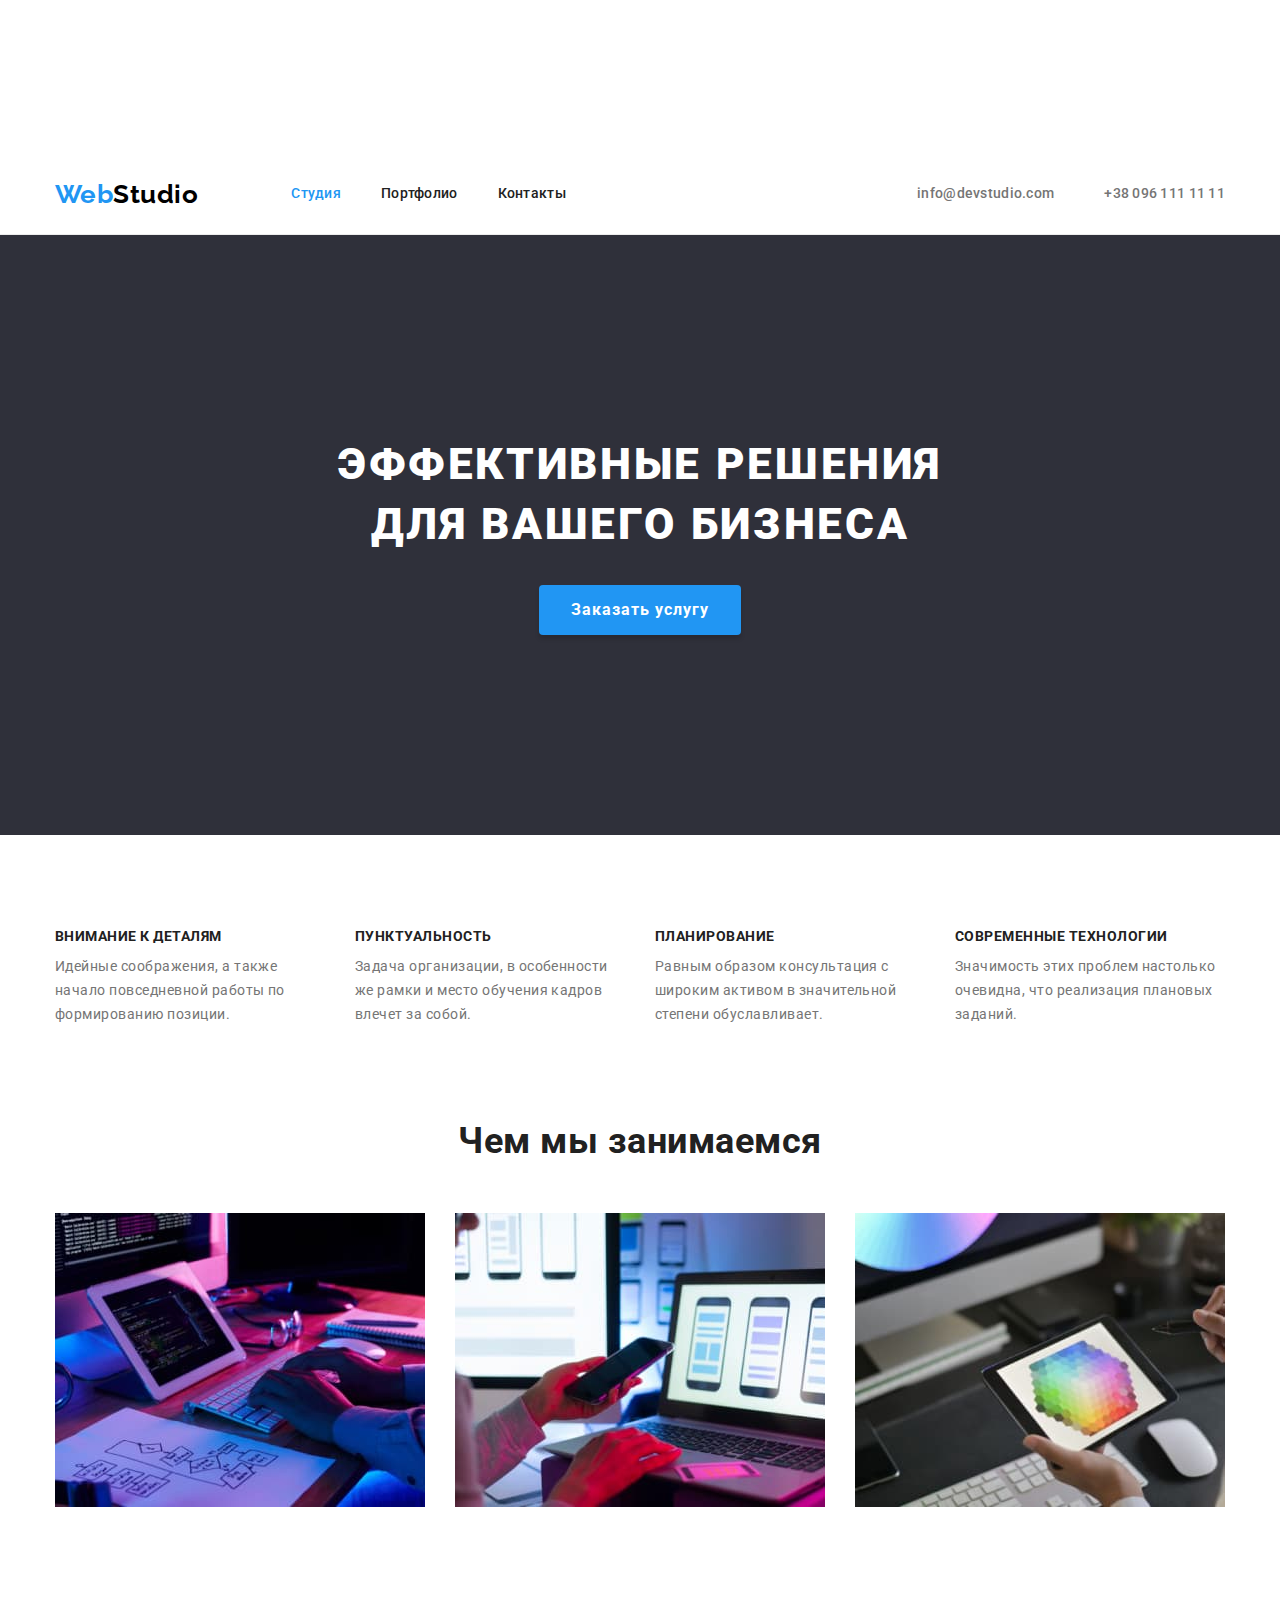
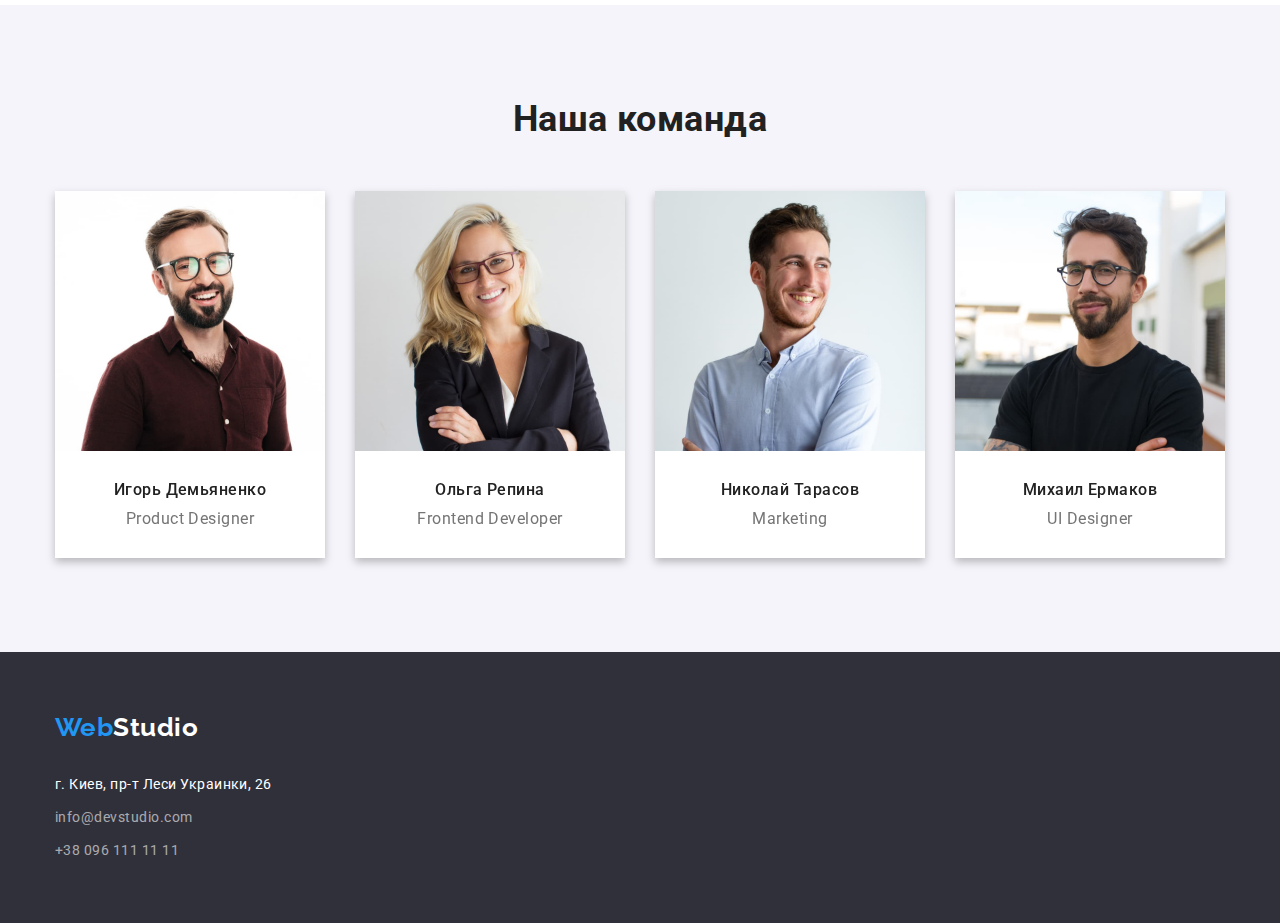
<file: index.html>
<!DOCTYPE html>
<html lang="ru">
  <head>
    <meta charset="UTF-8" />
    <meta http-equiv="X-UA-Compatible" content="IE=edge" />
    <meta name="viewport" content="width=device-width, initial-scale=1.0" />
    <title>Document</title>
    <link
      href="https://fonts.googleapis.com/css2?family=Raleway:wght@700&family=Roboto:wght@400;500;700;900&display=swap"
      rel="stylesheet"
    />
    <svg width="" height="">
      <use href=""></use>
    </svg>
    <link
      rel="stylesheet"
      href="https://cdn.jsdelivr.net/npm/modern-normalize@1.1.0/modern-normalize.min.css"
    />
    <link rel="stylesheet" href="./css/styles.css" />
  </head>
  <body>
    <header class="page-header">
      <div class="container main-nav">
        <nav class="nav-header">
          <a class="logo" href="./index.html"><span>Web</span>Studio</a>
          <ul class="nav-list">
            <li class="item"><a class="link current" href="./index.html">Студия</a></li>
            <li class="item"><a class="link" href="./portfoio.html">Портфолио</a></li>
            <li class="item"><a class="link" href="">Контакты</a></li>
          </ul>
        </nav>
        <div class="contacts-box">
          <a class="contacts" href="mailto:info@devstudio.com">info@devstudio.com</a>
          <a class="contacts" href="tel:+380961111111">+38 096 111 11 11</a>
        </div>
      </div>
    </header>
    <main>
      <section class="main">
        <div class="container main-container">
          <h1 class="main-title">Эффективные решения для вашего бизнеса</h1>
          <button class="button main-btn" type="button">Заказать услугу</button>
        </div>
      </section>
      <section class="section">
        <div class="container">
          <!-- приховати <h2>Преимущества</h2>  -->
          <h2 class="visually-hidden">Преимущества</h2>
          <ul class="features-list">
            <li class="item">
              <h3 class="features-title">Внимание к деталям</h3>
              <p class="features-text">
                Идейные соображения, а также начало повседневной работы по формированию позиции.
              </p>
            </li>
            <li class="item">
              <h3 class="features-title">Пунктуальность</h3>
              <p class="features-text">
                Задача организации, в особенности же рамки и место обучения кадров влечет за собой.
              </p>
            </li>
            <li class="item">
              <h3 class="features-title">Планирование</h3>
              <p class="features-text">
                Равным образом консультация с широким активом в значительной степени обуславливает.
              </p>
            </li>
            <li class="item">
              <h3 class="features-title">Современные технологии</h3>
              <p class="features-text">
                Значимость этих проблем настолько очевидна, что реализация плановых заданий.
              </p>
            </li>
          </ul>
        </div>
      </section>
      <section class="section top">
        <div class="container">
          <h2 class="section-title">Чем мы занимаемся</h2>
          <ul class="do-list">
            <li><img src="images/todo/box_1.jpg" alt="Разработка" width="370" /></li>
            <li><img src="images/todo/box_2.jpg" alt="Структура" width="370" /></li>
            <li><img src="images/todo/box_3.jpg" alt="Дизайн" width="370" /></li>
          </ul>
        </div>
      </section>

      <section class="section dark">
        <div class="container">
          <h2 class="section-title">Наша команда</h2>
          <ul class="team-list">
            <li class="team-item">
              <img src="images/team/team_1.jpg" alt="Мужчина" width="270" />
              <div class="team-item-bottom">
                <h3 class="team-title">Игорь Демьяненко</h3>
                <p class="team-text" lang="en">Product Designer</p>
              </div>
            </li>
            <li class="team-item">
              <img src="images/team/team_2.jpg" alt="Женщина" width="270" />
              <div class="team-item-bottom">
                <h3 class="team-title">Ольга Репина</h3>
                <p class="team-text" lang="en">Frontend Developer</p>
              </div>
            </li>
            <li class="team-item">
              <img src="images/team/team_3.jpg" alt="Мужчина" width="270" />
              <div class="team-item-bottom">
                <h3 class="team-title">Николай Тарасов</h3>
                <p class="team-text" lang="en">Marketing</p>
              </div>
            </li>
            <li class="team-item">
              <img src="images/team/team_4.jpg" alt="Мужчина" width="270" />
              <div class="team-item-bottom">
                <h3 class="team-title">Михаил Ермаков</h3>
                <p class="team-text" lang="en">UI Designer</p>
              </div>
            </li>
          </ul>
        </div>
      </section>
    </main>
    <footer class="footer">
      <div class="container cotainer-footer">
        <a class="logo dark-bg" href="./index.html"><span>Web</span>Studio</a>
        <address>
          <ul class="address-list">
            <li><a class="street" href="">г. Киев, пр-т Леси Украинки, 26</a></li>
            <li><a class="contacts" href="mailto:info@devstudio.com">info@devstudio.com</a></li>
            <li><a class="contacts" href="tel:+380961111111">+38 096 111 11 11</a></li>
          </ul>
        </address>
      </div>
    </footer>
  </body>
</html>
</file>
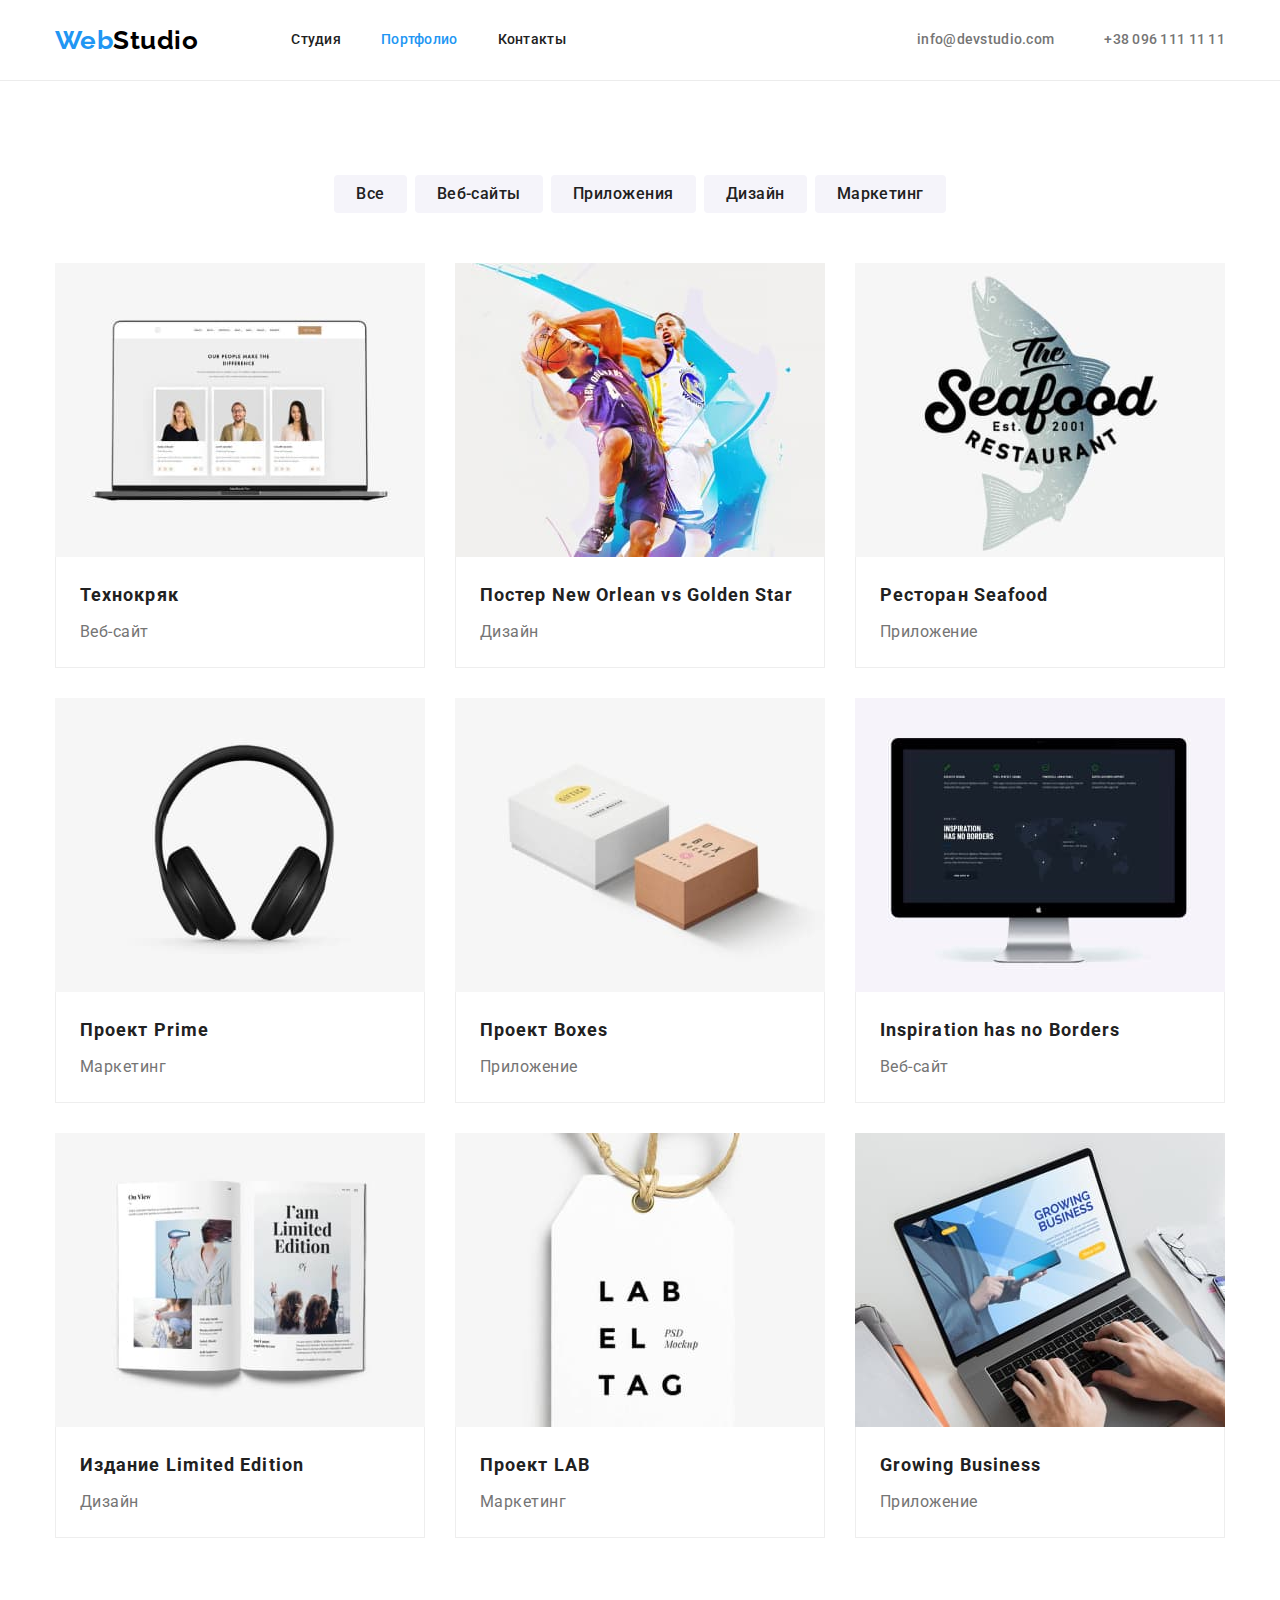
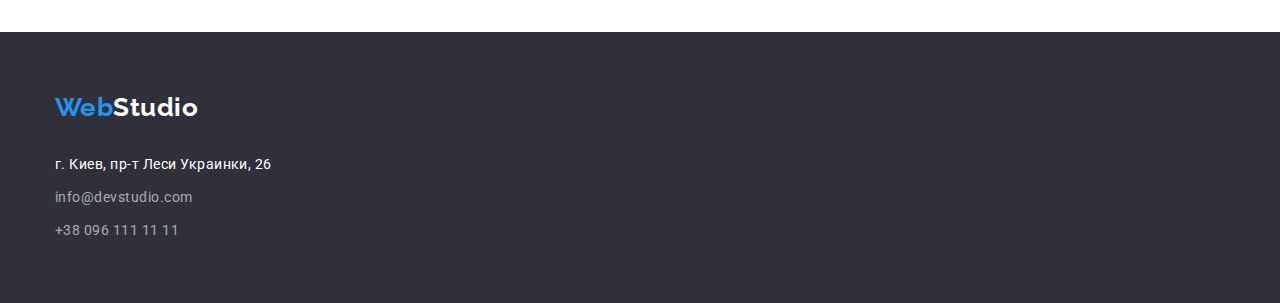
<file: portfoio.html>
<!DOCTYPE html>
<html lang="ru">
  <head>
    <meta charset="UTF-8" />
    <meta http-equiv="X-UA-Compatible" content="IE=edge" />
    <meta name="viewport" content="width=device-width, initial-scale=1.0" />
    <title>Document</title>
    <link
      href="https://fonts.googleapis.com/css2?family=Raleway:wght@700&family=Roboto:wght@400;500;700;900&display=swap"
      rel="stylesheet"
    />
    <link
      rel="stylesheet"
      href="https://cdn.jsdelivr.net/npm/modern-normalize@1.1.0/modern-normalize.min.css"
    />
    <link rel="stylesheet" href="./css/styles.css" />
  </head>
  <body>
    <header class="page-header">
      <div class="container main-nav">
        <nav class="nav-header">
          <a class="logo" href="./index.html"><span>Web</span>Studio</a>
          <ul class="nav-list">
            <li class="item"><a class="link" href="./index.html">Студия</a></li>
            <li class="item"><a class="link current" href="./portfoio.html">Портфолио</a></li>
            <li class="item"><a class="link" href="">Контакты</a></li>
          </ul>
        </nav>
        <div class="contacts-box">
          <a class="contacts" href="mailto:info@devstudio.com">info@devstudio.com</a>
          <a class="contacts" href="tel:+380961111111">+38 096 111 11 11</a>
        </div>
      </div>
    </header>
    <section class="section">
      <div class="container">
        <!-- приховати <h1>Портфолио</h1>  -->
        <h1 class="visually-hidden">Портфолио</h1>
        <ul class="button-list">
          <li class="button-items">
            <button class="button" type="button">Все</button>
          </li>
          <li class="button-items">
            <button class="button" type="button">Веб-сайты</button>
          </li>
          <li class="button-items">
            <button class="button" type="button">Приложения</button>
          </li>
          <li class="button-items">
            <button class="button" type="button">Дизайн</button>
          </li>
          <li class="button-items">
            <button class="button" type="button">Маркетинг</button>
          </li>
        </ul>
        <ul class="projects-list">
          <li class="projects-list-items">
            <img src="images/portfolio/pf-1.jpg" alt="Ноутбук" width="370" />
            <div class="projects-img">
              <h2 class="project-title">Технокряк</h2>
              <p class="project-text">Веб-сайт</p>
            </div>
          </li>
          <li class="projects-list-items">
            <img src="images/portfolio/pf-2.jpg" alt="Баскетболист" width="370" />
            <div class="projects-img">
              <h2 class="project-title">Постер New Orlean vs Golden Star</h2>
              <p class="project-text">Дизайн</p>
            </div>
          </li>
          <li class="projects-list-items">
            <img src="images/portfolio/pf-3.jpg" alt="Емблема Риба" width="370" />
            <div class="projects-img">
              <h2 class="project-title">Ресторан Seafood</h2>
              <p class="project-text">Приложение</p>
            </div>
          </li>
          <li class="projects-list-items">
            <img src="images/portfolio/pf-4.jpg" alt="Наушники" width="370" />
            <div class="projects-img">
              <h2 class="project-title">Проект Prime</h2>
              <p class="project-text">Маркетинг</p>
            </div>
          </li>
          <li class="projects-list-items">
            <img src="images/portfolio/pf-5.jpg" alt="Коробки" width="370" />
            <div class="projects-img">
              <h2 class="project-title">Проект Boxes</h2>
              <p class="project-text">Приложение</p>
            </div>
          </li>
          <li class="projects-list-items">
            <img src="images/portfolio/pf-6.jpg" alt="Монитор" width="370" />
            <div class="projects-img">
              <h2 class="project-title">Inspiration has no Borders</h2>
              <p class="project-text">Веб-сайт</p>
            </div>
          </li>
          <li class="projects-list-items">
            <img src="images/portfolio/pf-7.jpg" alt="Книга" width="370" />
            <div class="projects-img">
              <h2 class="project-title">Издание Limited Edition</h2>
              <p class="project-text">Дизайн</p>
            </div>
          </li>
          <li class="projects-list-items">
            <img src="images/portfolio/pf-8.jpg" alt="Бирка" width="370" />
            <div class="projects-img">
              <h2 class="project-title">Проект LAB</h2>
              <p class="project-text">Маркетинг</p>
            </div>
          </li>
          <li class="projects-list-items">
            <img src="images/portfolio/pf-9.jpg" alt="Пеатание на ноутбуке" width="370" />
            <div class="projects-img">
              <h2 class="project-title">Growing Business</h2>
              <p class="project-text">Приложение</p>
            </div>
          </li>
        </ul>
      </div>
    </section>
    <footer class="footer">
      <div class="container cotainer-footer">
        <a class="logo dark-bg" href="./index.html"><span>Web</span>Studio</a>
        <address>
          <ul class="address-list">
            <li><a class="street" href="">г. Киев, пр-т Леси Украинки, 26</a></li>
            <li><a class="contacts" href="mailto:info@devstudio.com">info@devstudio.com</a></li>
            <li><a class="contacts" href="tel:+380961111111">+38 096 111 11 11</a></li>
          </ul>
        </address>
      </div>
    </footer>
  </body>
</html>
</file>
<file: css/styles.css>
:root {
  --brand-color: #2196f3;
  --primay-text-color: #757575;
  --second-text-color: #ffffff;
  --third-text-color: #000000;
  --title-text-color: #212121;
  --bg-color-primary: #ffffff;
  --bg-color-second: #f5f4fa;
  --bg-color-third: #2f303a;
  --address-color: rgba(255, 255, 255, 0.6);
}

body {
  background-color: var(--bg-color-primary);
  font-family: 'Roboto', sans-serif;
  letter-spacing: 0.03em;
}
ul {
  list-style: none;
  margin-top: 0;
  margin-bottom: 0;
  padding-left: 0;
}
h1,
h2,
h3,
h4,
p {
  margin-top: 0;
  margin-bottom: 0;
}
button {
  font-family: inherit;
  cursor: pointer;
  border: none;
}

.container {
  width: 1200px;
  padding-left: 15px;
  padding-right: 15px;
  margin-left: auto;
  margin-right: auto;
}
.section {
  padding-top: 94px;
  padding-bottom: 94px;
}
.visually-hidden {
  position: absolute;
  width: 1px;
  height: 1px;
  margin: -1px;
  border: 0;
  padding: 0;
  white-space: nowrap;
  clip-path: inset(100%);
  clip: rect(0 0 0 0);
  overflow: hidden;
}

/* хедер */
.page-header {
  border-bottom: 1px solid #ececec;
}
.main-nav {
  display: flex;
  justify-content: space-between;
  align-items: center;
}
.nav-header {
  display: flex;
  align-items: center;
}
.logo {
  margin-right: 93px;
  color: var(--third-text-color);
  font-family: 'Raleway', sans-serif;
  font-weight: 700;
  font-size: 26px;
  line-height: 1.19;
  text-decoration: none;
}
.logo span {
  color: var(--brand-color);
}
.nav-list {
  display: flex;
}
.nav-list .link {
  display: block;
  padding-top: 32px;
  padding-bottom: 32px;
  color: var(--title-text-color);
  font-weight: 500;
  font-size: 14px;
  line-height: 1.14;
  letter-spacing: 0.02em;
  text-decoration: none;
}
.nav-list .item:not(:last-child) {
  margin-right: 40px;
}
.nav-list .link:hover,
.nav-list .link:focus {
  color: var(--brand-color);
}
.nav-list .link.current {
  color: var(--brand-color);
}
.page-header .contacts {
  margin-right: 50px;
  color: var(--primay-text-color);
  font-weight: 500;
  font-size: 14px;
  line-height: 1.14;
  letter-spacing: 0.02em;
  text-decoration: none;
}
.page-header .contacts:last-child {
  margin-right: 0;
}
.contacts:hover,
.contacts:focus {
  color: var(--brand-color);
}
.contacts-box {
  display: flex;
  /* gap: 50px; */
}

/* головний */
.main {
  text-align: center;
  background-color: var(--bg-color-third);
}
.main-container {
  padding-top: 200px;
  padding-bottom: 200px;
}
.main-title {
  width: 696px;
  margin-bottom: 30px;
  margin-left: auto;
  margin-right: auto;
  text-transform: uppercase;

  color: var(--second-text-color);
  font-weight: 900;
  font-size: 44px;
  line-height: 1.36;
  text-align: center;
  letter-spacing: 0.06em;
}
.button.main-btn {
  box-shadow: 0px 4px 4px rgba(0, 0, 0, 0.15);
  border-radius: 4px;
  color: var(--second-text-color);
  background-color: var(--brand-color);
  padding: 10px 32px;
  font-weight: 700;
  font-size: 16px;
  line-height: 1.88;
  letter-spacing: 0.06em;
}

/* перваги */
.features-list {
  display: flex;
  justify-content: space-between;
}
.features-list .item {
  width: 270px;
}
.features-title {
  margin-bottom: 10px;
  color: var(--title-text-color);
  font-weight: 700;
  font-size: 14px;
  line-height: 1.14;
  text-transform: uppercase;
}
.features-text {
  color: var(--primay-text-color);
  font-size: 14px;
  line-height: 1.71;
}
/* роота */
.section.top {
  padding-top: 0;
}
.section-title {
  margin-bottom: 50px;
  color: var(--title-text-color);
  font-weight: 700;
  font-size: 36px;
  line-height: 1.16;
  text-align: center;
}
.do-list {
  display: flex;
  justify-content: space-between;
}
/* команда */
.section.dark {
  background-color: var(--bg-color-second);
}
.team-list {
  display: flex;
  /* gap: 30px; */
}
.team-item {
  margin-right: 30px;
  /* flex-basis: calc((100% - 90px)/4; */
  width: 270px;
  text-align: center;
  filter: drop-shadow(0px 4px 4px rgba(0, 0, 0, 0.25));
}
.team-item:last-child {
  margin-right: 0;
}
.team-title {
  color: var(--title-text-color);
  font-weight: 500;
  font-size: 16px;
  line-height: 1.18;
  margin-bottom: 10px;
}

.team-item img {
  display: block;
}
.team-item-bottom {
  background-color: var(--bg-color-primary);
  padding: 30px 10px;
}
.team-text {
  color: var(--primay-text-color);
  font-size: 16px;
  line-height: 1.18;
}
/* футер */
.footer {
  background-color: var(--bg-color-third);
}
.cotainer-footer {
  padding-top: 60px;
  padding-bottom: 60px;
}
.logo.dark-bg {
  display: block;
  margin-bottom: 30px;
  color: var(--second-text-color);
}
.address-list {
  font-style: normal;
  font-size: 14px;
  line-height: 1.71;
}
.address-list .street {
  color: var(--second-text-color);
  text-decoration: none;
}
/* .address-list .street:hover,
.address-list .street:focus {
  color: var(--brand-color);
} */
.address-list .contacts {
  display: block;
  color: var(--address-color);
  text-decoration: none;
}
.address-list li {
  margin-top: 9px;
}
.address-list .contacts:hover,
.address-list .contacts:focus {
  color: var(--brand-color);
}

/* portfolio.html */
.button-list {
  display: flex;
  align-items: center;
  justify-content: center;
  /* gap: 8px; */
  margin-bottom: 50px;
}
.button-list .button {
  padding: 6px 22px;
  border-radius: 4px;
  color: var(--title-text-color);
  background-color: var(--bg-color-second);
  font-weight: 500;
  font-size: 16px;
  line-height: 1.62;
  letter-spacing: 0.03em;
}
.button-items {
  margin-right: 8px;
}
.button-items:last-child {
  margin-right: 0;
}
.button-list .button:hover,
.button-list .button:focus {
  color: var(--second-text-color);
  background-color: var(--brand-color);
}
.projects-list {
  display: flex;
  flex-wrap: wrap;
  /* gap: 30px; */
}
.projects-list-items {
  margin-bottom: 30px;
  margin-right: 30px;
}
.projects-list-items:nth-child(3n) {
  margin-right: 0;
}
.projects-list-items:nth-child(n + 7) {
  margin-bottom: 0;
}
.projects-list img {
  display: block;
}
.projects-img {
  border: 1px solid #eeeeee;
  border-top: none;
  padding: 20px 24px;
}
.project-title {
  color: var(--title-text-color);
  font-weight: 700;
  font-size: 18px;
  line-height: 2;
  letter-spacing: 0.06em;
  margin-bottom: 4px;
}
.project-text {
  color: var(--primay-text-color);
  font-size: 16px;
  line-height: 1.88;
}
</file>
